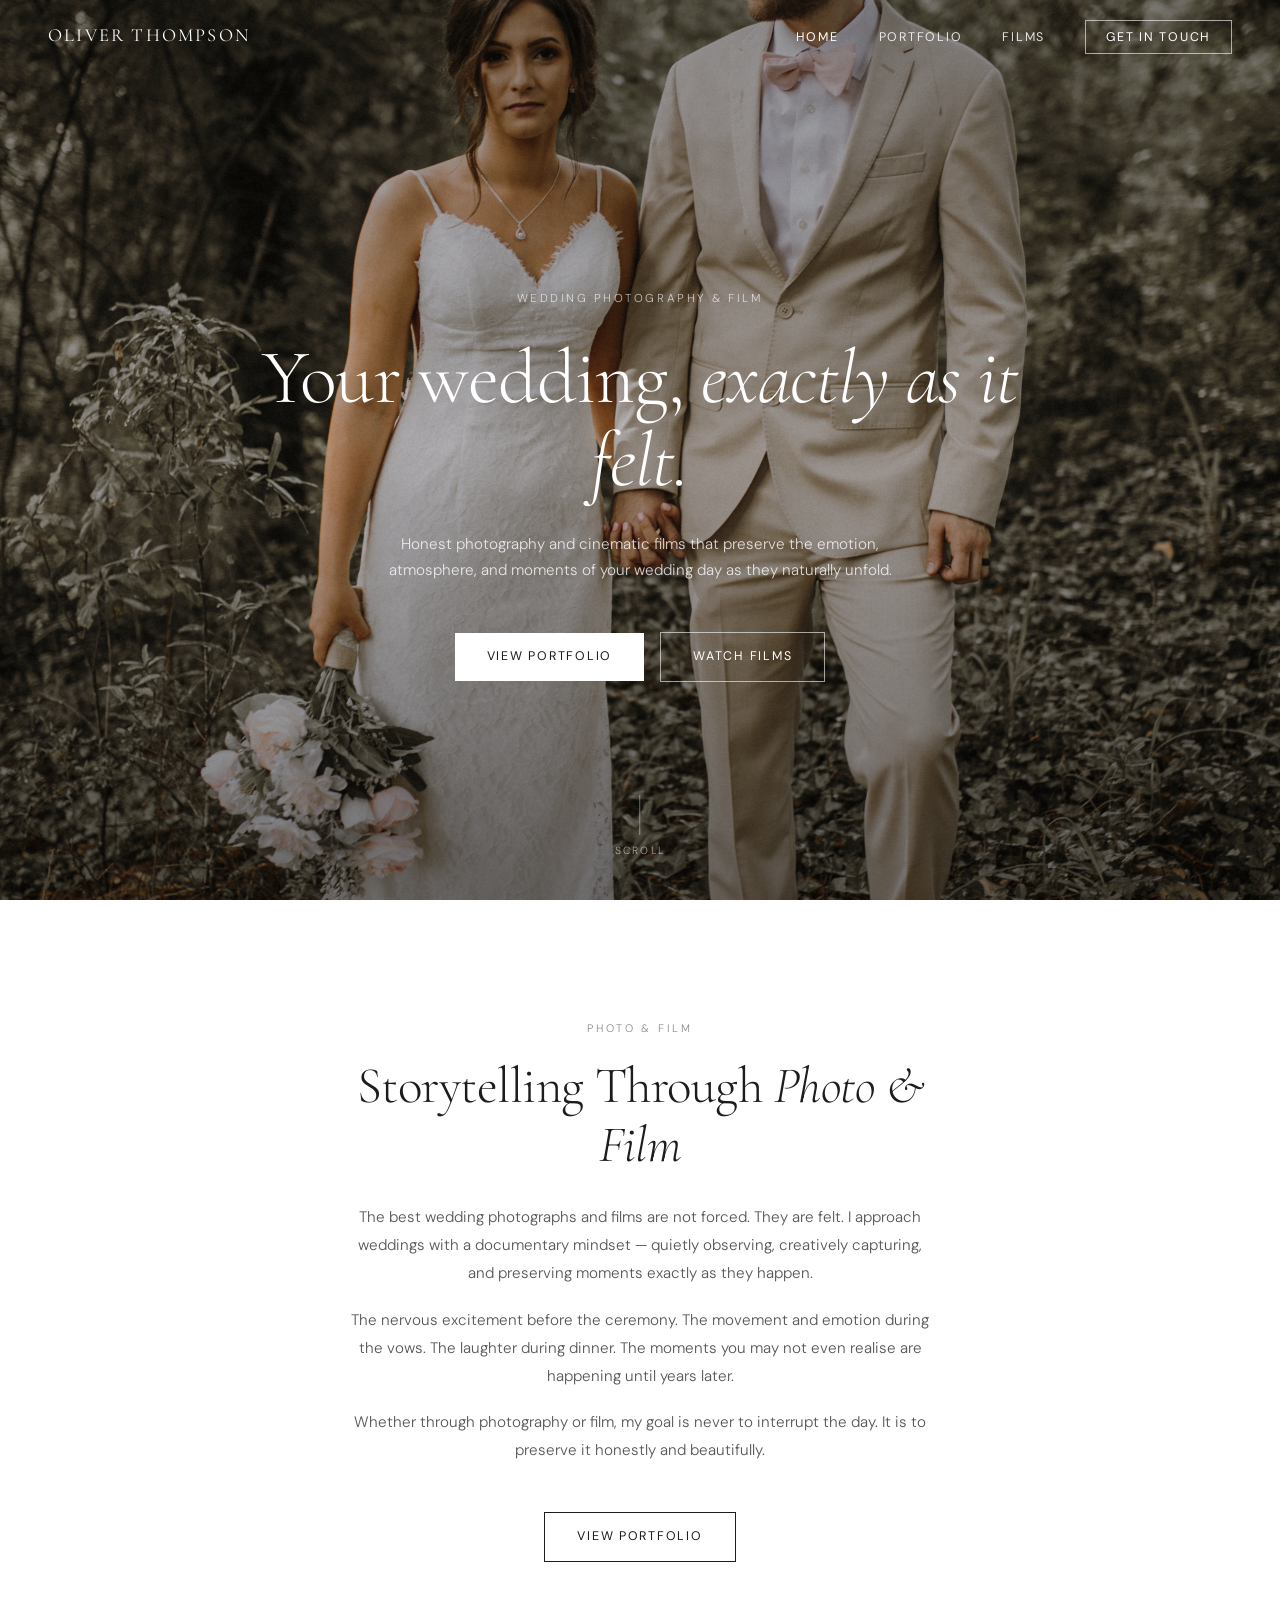
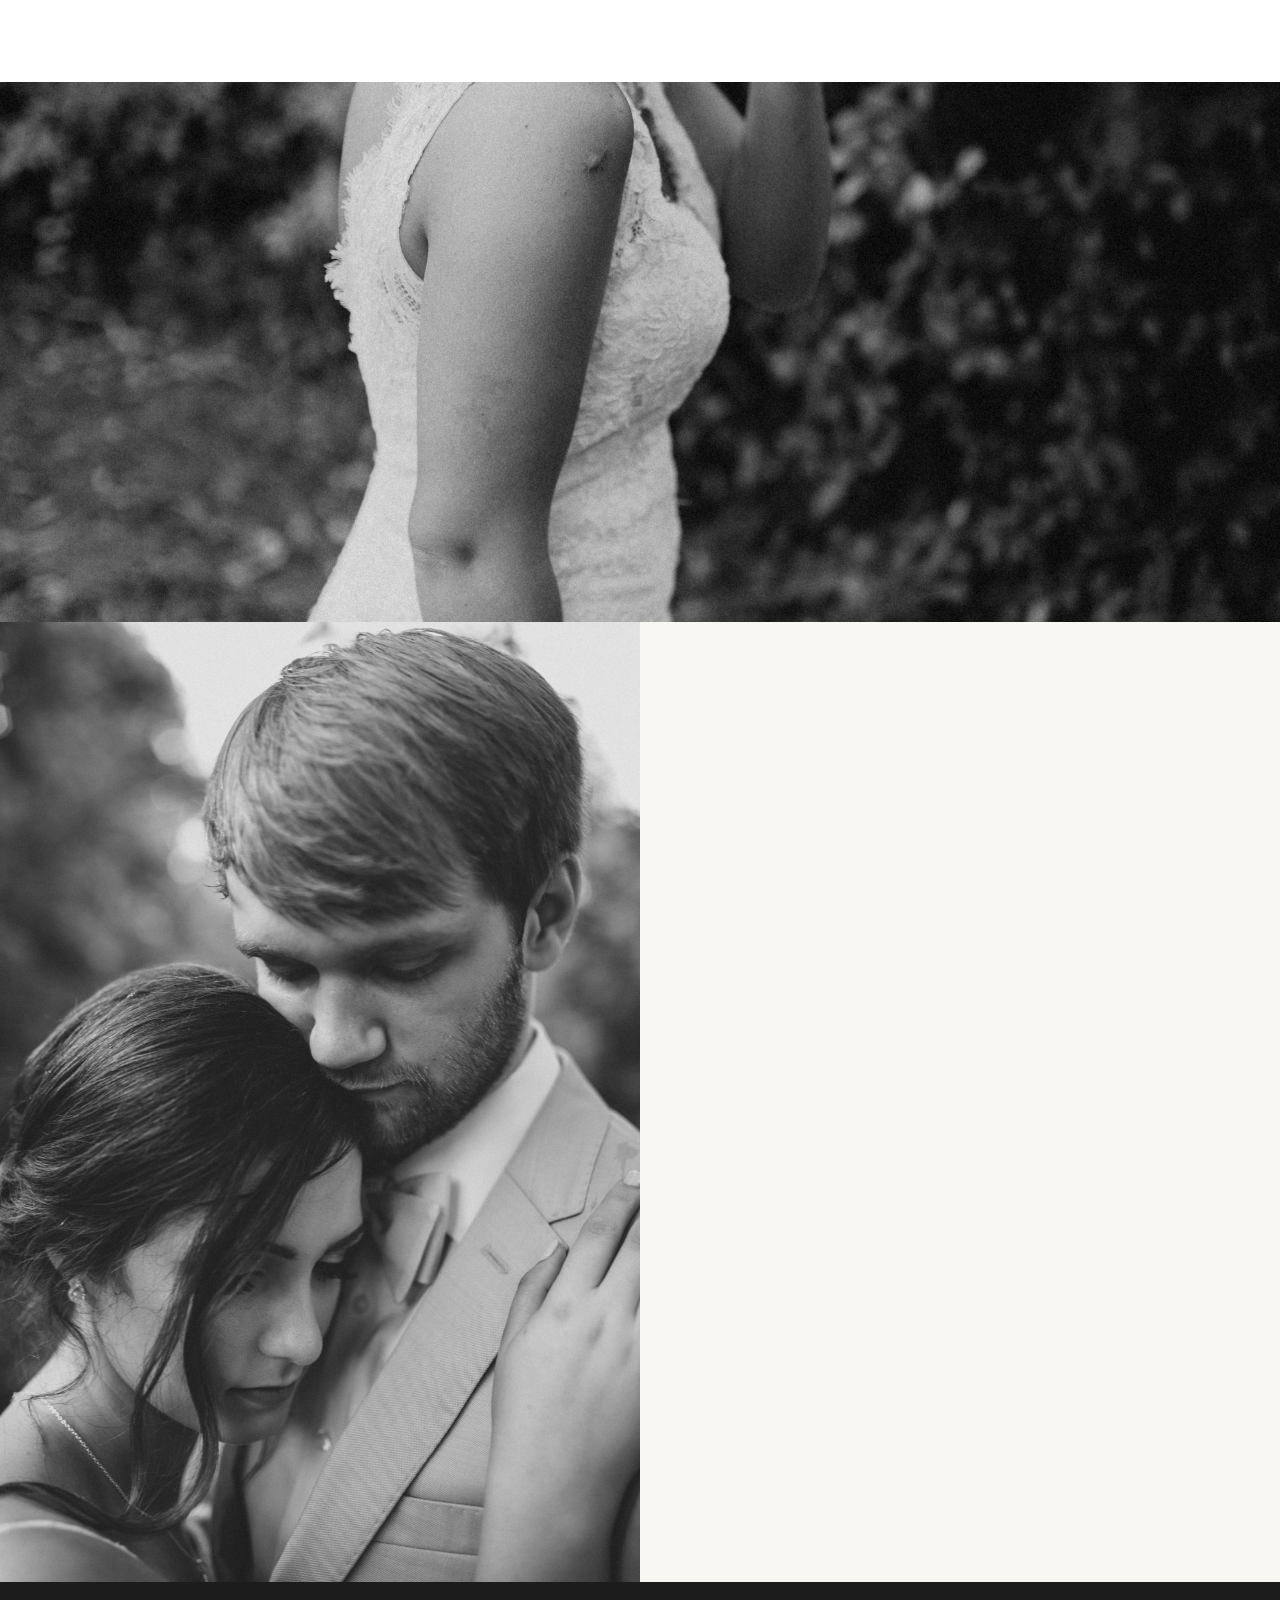
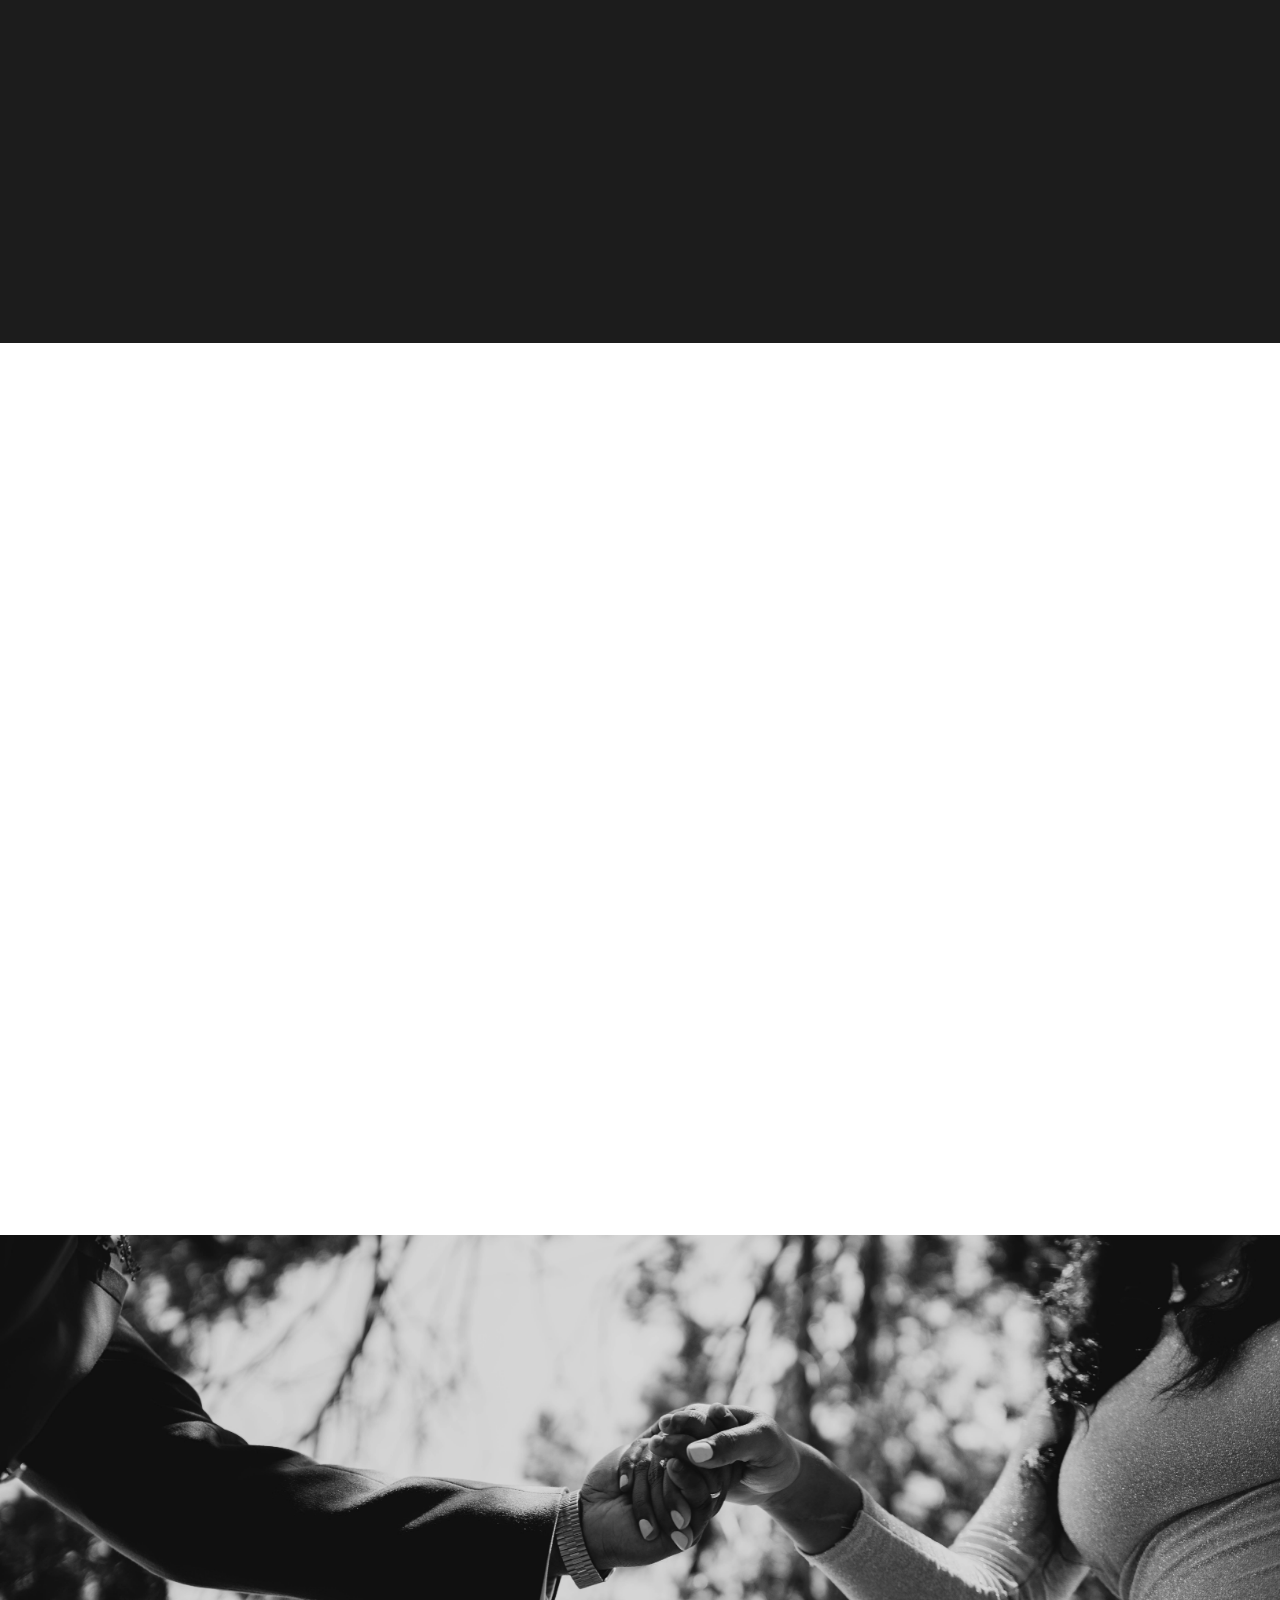
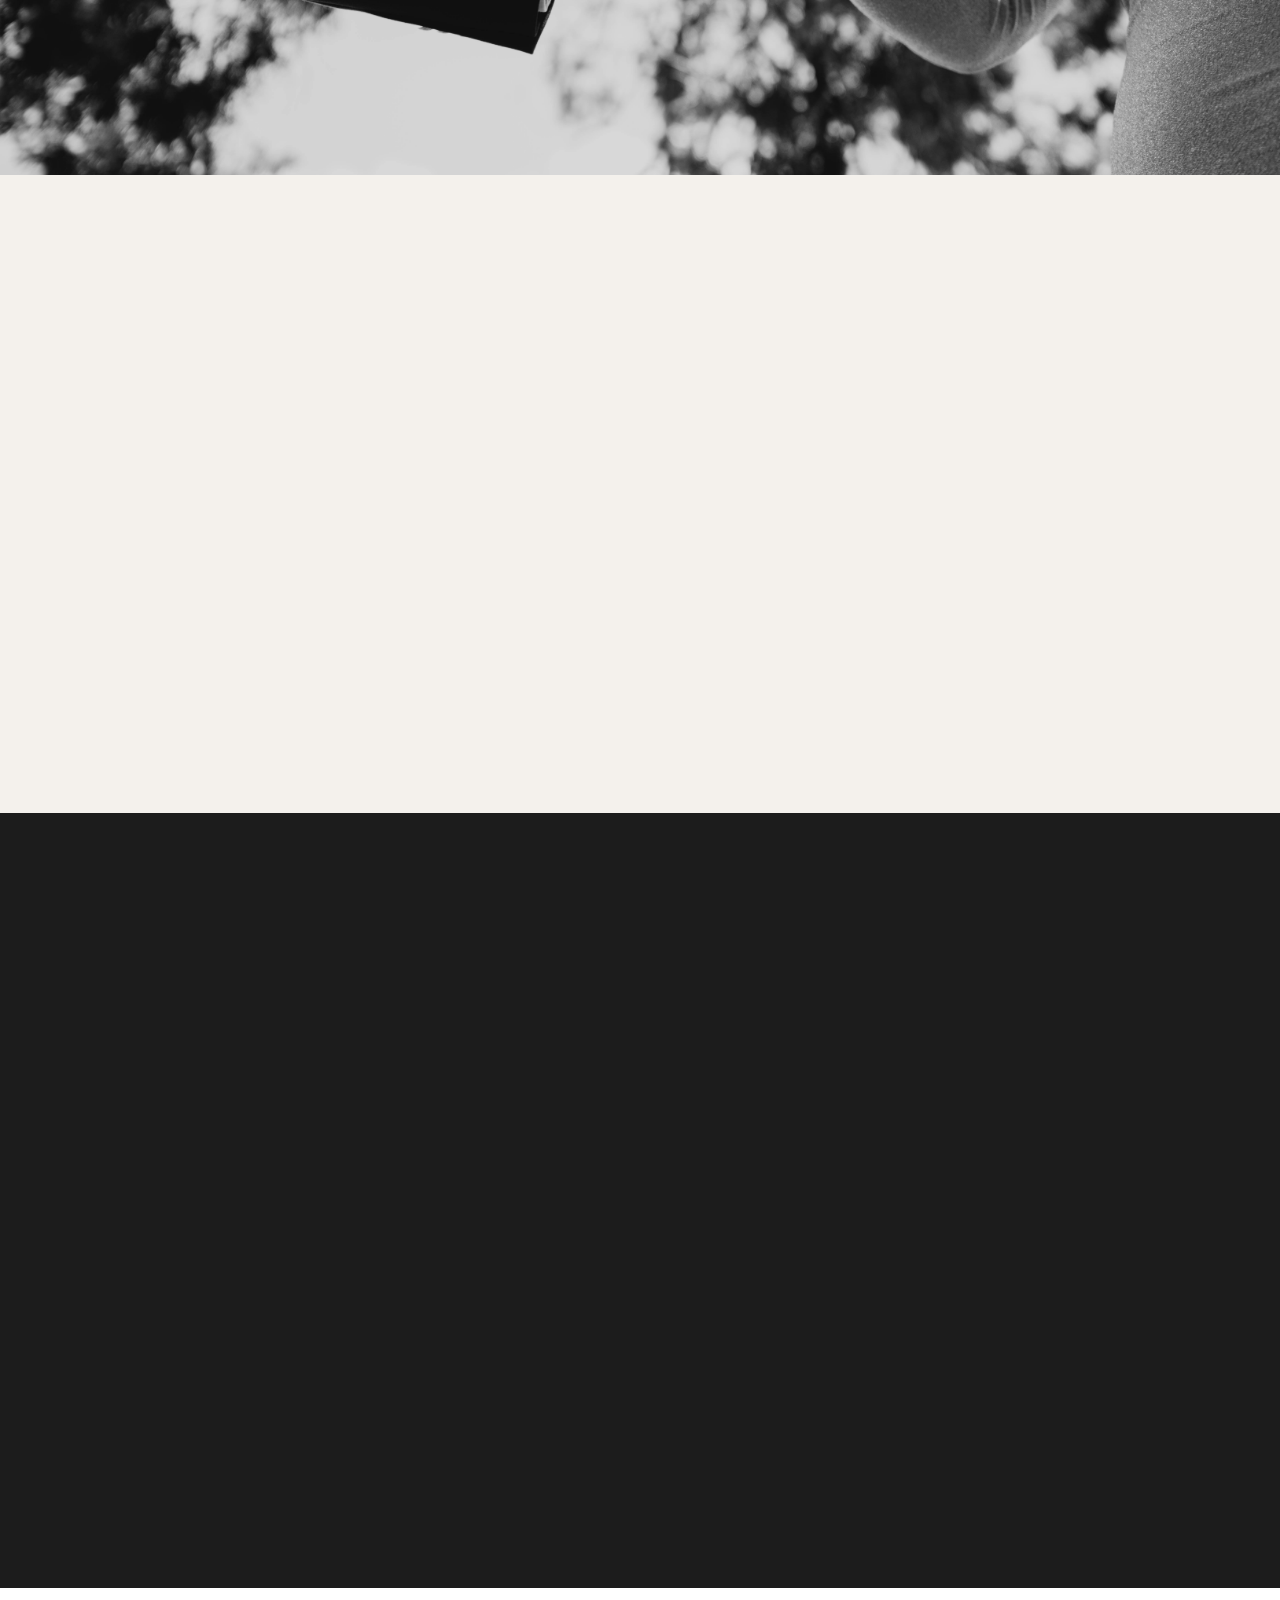
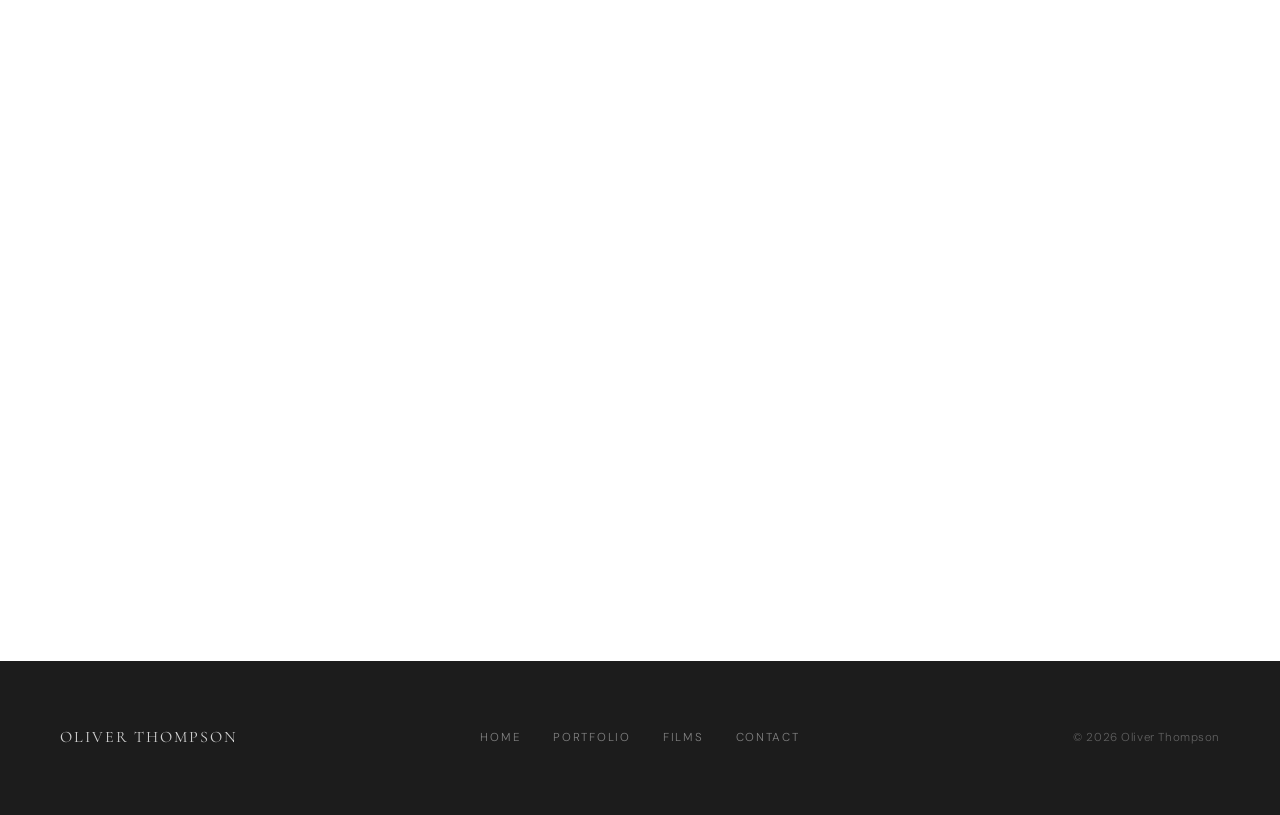
<file: index.html>
<!DOCTYPE html>
<html lang="en">
<head>
    <meta charset="UTF-8">
    <meta name="viewport" content="width=device-width, initial-scale=1.0">
    <title>Oliver Thompson — Wedding Photography &amp; Film</title>
    <meta name="description" content="Honest wedding photography and cinematic films that preserve the emotion, atmosphere, and moments of your wedding day as they naturally unfold.">
    <link rel="stylesheet" href="styles.css">
</head>
<body>

<!-- NAV -->
<nav class="nav" id="nav">
    <div class="nav-inner">
        <a href="index.html" class="nav-logo">Oliver Thompson</a>
        <ul class="nav-links" id="navLinks">
            <li><a href="index.html" class="active">Home</a></li>
            <li><a href="portfolio.html">Portfolio</a></li>
            <li><a href="films.html">Films</a></li>
            <li><a href="contact.html" class="nav-cta">Get In Touch</a></li>
        </ul>
        <div class="nav-toggle" id="navToggle" aria-label="Menu">
            <span></span><span></span><span></span>
        </div>
    </div>
</nav>

<!-- HERO -->
<section class="hero" id="hero">
    <div class="hero-bg" style="background-image: url('images/weddings/wedding-01.jpg');"></div>
    <div class="hero-overlay"></div>
    <div class="hero-content">
        <p class="hero-label">Wedding Photography &amp; Film</p>
        <h1 class="hero-title">Your wedding, <em>exactly as it felt.</em></h1>
        <p class="hero-subtitle">Honest photography and cinematic films that preserve the emotion, atmosphere, and moments of your wedding day as they naturally unfold.</p>
        <div class="hero-actions">
            <a href="portfolio.html" class="btn btn-light">View Portfolio</a>
            <a href="films.html" class="btn btn-ghost">Watch Films</a>
        </div>
    </div>
    <div class="hero-scroll">
        <div class="scroll-line"></div>
        <span>Scroll</span>
    </div>
</section>

<!-- INTRO -->
<section class="section-intro">
    <div class="container-narrow">
        <p class="section-label fade-in">Photo &amp; Film</p>
        <h2 class="section-heading fade-in fade-in-delay-1">Storytelling Through <em>Photo &amp; Film</em></h2>
        <div class="section-body fade-in fade-in-delay-2">
            <p>The best wedding photographs and films are not forced. They are felt. I approach weddings with a documentary mindset — quietly observing, creatively capturing, and preserving moments exactly as they happen.</p>
            <p>The nervous excitement before the ceremony. The movement and emotion during the vows. The laughter during dinner. The moments you may not even realise are happening until years later.</p>
            <p>Whether through photography or film, my goal is never to interrupt the day. It is to preserve it honestly and beautifully.</p>
        </div>
        <a href="portfolio.html" class="btn btn-outline fade-in fade-in-delay-3">View Portfolio</a>
    </div>
</section>

<!-- FULL WIDTH IMAGE -->
<div class="section-fullwidth fade-in">
    <img src="images/weddings/wedding-05.jpg" alt="Wedding moment">
</div>

<!-- PROCESS / MY APPROACH -->
<section class="section-split">
    <div class="split-image">
        <img src="images/weddings/wedding-03.jpg" alt="Wedding photography">
    </div>
    <div class="split-text">
        <div class="split-text-inner">
            <p class="section-label fade-in">My Approach</p>
            <h2 class="section-heading fade-in fade-in-delay-1">Less posing. <em>More presence.</em></h2>
            <div class="section-body fade-in fade-in-delay-2">
                <p>I am not there to turn your wedding into a production. I am there to tell the story of your day as naturally as possible. That means less posing, less pressure, and more room for genuine moments to happen.</p>
                <p>I focus on emotion, movement, light, sound, and connection — documenting the atmosphere of the day in a way that feels effortless and true to you.</p>
                <p>When direction is needed, I keep it simple and natural. Nothing stiff or overly staged. Just enough guidance to help you feel comfortable, connected, and fully present with each other.</p>
                <p>The result is a collection of photographs and films that feel timeless, emotional, and real.</p>
            </div>
        </div>
    </div>
</section>

<!-- QUOTE -->
<section class="section-quote">
    <div class="container">
        <blockquote class="fade-in">"Some of the most meaningful moments happen quietly. A glance across the room. A parent fixing a tie. The calm before everything begins."</blockquote>
    </div>
</section>

<!-- CREATIVE PHILOSOPHY -->
<section class="section-philosophy">
    <div class="container">
        <div class="philosophy-inner">
            <div class="philosophy-images fade-in">
                <img class="tall" src="images/weddings/wedding-07.jpg" alt="Wedding detail">
                <img src="images/weddings/wedding-09.jpg" alt="Wedding couple">
                <img src="images/weddings/wedding-21.jpg" alt="Wedding emotion">
            </div>
            <div class="philosophy-text fade-in fade-in-delay-2">
                <p class="section-label">Creative Philosophy</p>
                <h2 class="section-heading">Capturing The Moments <em>You'll Want To Relive</em></h2>
                <div class="section-body">
                    <p>Some of the most meaningful moments happen quietly. A glance across the room. A parent fixing a tie. Friends laughing during speeches. The sound of your vows.</p>
                    <p>These are the moments that become memories. I look beyond just how the wedding looked — focusing on how it felt to be there.</p>
                    <p>Through both photography and videography, I aim to preserve the emotion, energy, and atmosphere that made your day uniquely yours.</p>
                </div>
                <a href="portfolio.html" class="btn btn-outline" style="margin-top: 36px; display: inline-block;">See The Work</a>
            </div>
        </div>
    </div>
</section>

<!-- FULL WIDTH IMAGE 2 -->
<div class="section-fullwidth">
    <img src="images/weddings/wedding-13.jpg" alt="Wedding ceremony">
</div>

<!-- EXPERIENCE -->
<section class="section-experience">
    <div class="container-narrow">
        <p class="section-label fade-in">Experience</p>
        <h2 class="section-heading fade-in fade-in-delay-1">A Calm Presence <em>On Your Wedding Day</em></h2>
        <div class="section-body fade-in fade-in-delay-2">
            <p>Weddings move quickly, and the people documenting your day should make the experience feel effortless — not stressful. I work calmly and intentionally throughout the day, blending into the environment while capturing everything with creativity and care.</p>
            <p>Whether photographing moments as they unfold or filming the atmosphere and emotion of the day, my focus is always on helping you stay present. You should be experiencing your wedding — not performing for the camera.</p>
        </div>
    </div>
</section>

<!-- FILMS SECTION -->
<section class="section-films">
    <div class="container">
        <div class="films-inner">
            <div class="films-text fade-in">
                <p class="section-label">Wedding Films</p>
                <h2 class="section-heading">Films With <em>Emotion &amp; Intention</em></h2>
                <div class="section-body">
                    <p>Wedding films should feel personal, immersive, and honest. I create cinematic films that focus on real emotion and natural moments rather than overly staged scenes.</p>
                    <p>Through movement, audio, atmosphere, and storytelling, your film becomes more than a highlight reel — it becomes a way to relive the feeling of the day.</p>
                    <p>Every wedding is different, and every story deserves to be told in a way that feels authentic to the people living it.</p>
                </div>
                <a href="films.html" class="btn btn-ghost" style="margin-top: 40px; display: inline-block;">Watch The Films</a>
            </div>
            <div class="films-preview fade-in fade-in-delay-2">
                <img src="images/weddings/wedding-15.jpg" alt="Wedding film still">
                <div class="films-play">
                    <a href="films.html" class="play-btn">
                        <svg width="18" height="20" viewBox="0 0 18 20" fill="none">
                            <path d="M1 1l16 9L1 19V1z" fill="white"/>
                        </svg>
                    </a>
                </div>
            </div>
        </div>
    </div>
</section>

<!-- CLOSING -->
<section class="section-closing">
    <div class="container-narrow">
        <p class="section-label fade-in">The Work</p>
        <h2 class="section-heading fade-in fade-in-delay-1">Photos &amp; Films You'll <em>Return To For Years</em></h2>
        <div class="section-body fade-in fade-in-delay-2">
            <p>Long after the day is over, your photographs and films become part of your family history. My goal is to create work that brings you back to those moments every time you revisit them — honest, emotional, and timeless imagery that feels just as meaningful years from now as it does today.</p>
        </div>
        <div class="closing-actions fade-in fade-in-delay-3">
            <a href="portfolio.html" class="btn btn-dark">View The Portfolio</a>
            <a href="contact.html" class="btn btn-outline">Get In Touch</a>
        </div>
    </div>
</section>

<!-- FOOTER -->
<footer class="footer">
    <div class="footer-inner">
        <span class="footer-logo">Oliver Thompson</span>
        <nav class="footer-links">
            <a href="index.html">Home</a>
            <a href="portfolio.html">Portfolio</a>
            <a href="films.html">Films</a>
            <a href="contact.html">Contact</a>
        </nav>
        <span class="footer-copy">&copy; 2026 Oliver Thompson</span>
    </div>
</footer>

<script>
    // Scroll nav
    const nav = document.getElementById('nav');
    window.addEventListener('scroll', () => {
        nav.classList.toggle('scrolled', window.scrollY > 60);
    });

    // Hero zoom on load
    document.getElementById('hero').classList.add('loaded');

    // Mobile menu
    const toggle = document.getElementById('navToggle');
    const links = document.getElementById('navLinks');
    toggle.addEventListener('click', () => links.classList.toggle('open'));
    links.querySelectorAll('a').forEach(a => a.addEventListener('click', () => links.classList.remove('open')));

    // Fade-in on scroll
    const observer = new IntersectionObserver((entries) => {
        entries.forEach(e => { if (e.isIntersecting) { e.target.classList.add('visible'); } });
    }, { threshold: 0.12 });
    document.querySelectorAll('.fade-in').forEach(el => observer.observe(el));
</script>
</body>
</html>
</file>
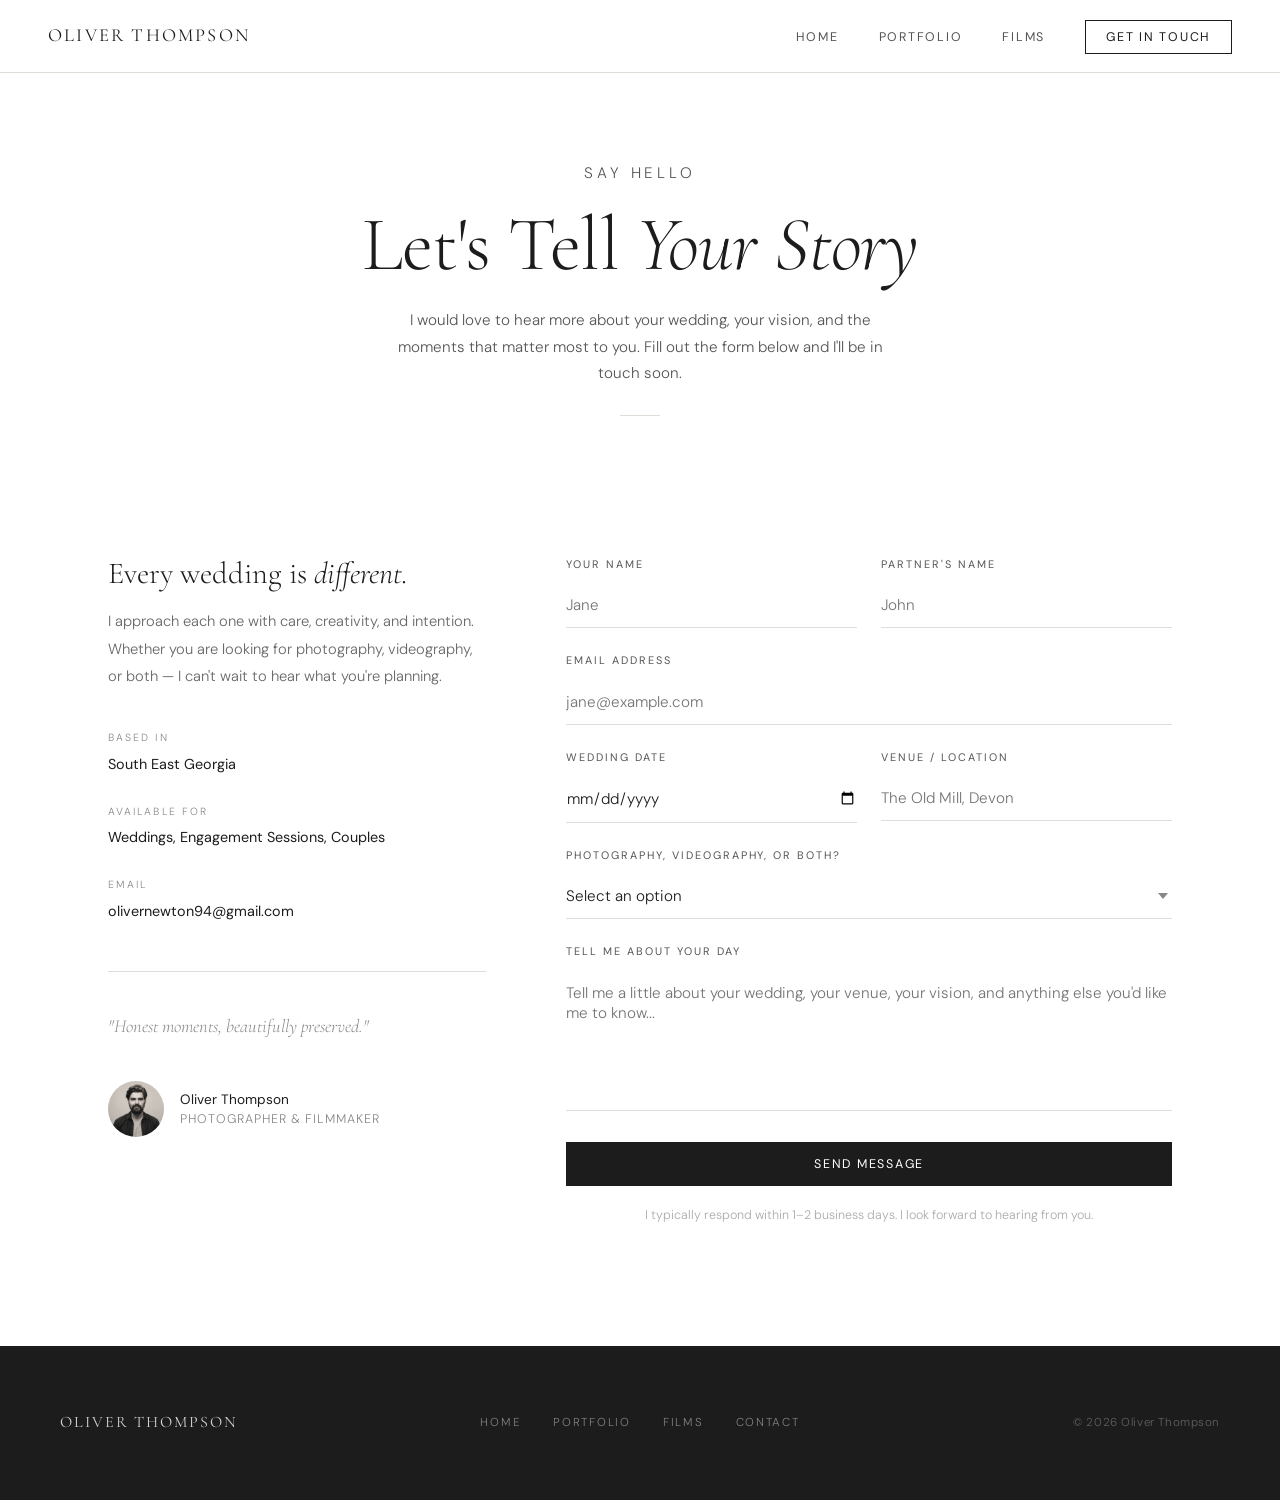
<file: contact.html>
<!DOCTYPE html>
<html lang="en">
<head>
    <meta charset="UTF-8">
    <meta name="viewport" content="width=device-width, initial-scale=1.0">
    <title>Contact — Oliver Thompson</title>
    <meta name="description" content="Get in touch to talk about your wedding day, your vision, and the moments that matter most to you.">
    <link rel="stylesheet" href="styles.css">
</head>
<body>

<!-- NAV -->
<nav class="nav scrolled" id="nav">
    <div class="nav-inner">
        <a href="index.html" class="nav-logo">Oliver Thompson</a>
        <ul class="nav-links" id="navLinks">
            <li><a href="index.html">Home</a></li>
            <li><a href="portfolio.html">Portfolio</a></li>
            <li><a href="films.html">Films</a></li>
            <li><a href="contact.html" class="active nav-cta">Get In Touch</a></li>
        </ul>
        <div class="nav-toggle" id="navToggle" aria-label="Menu">
            <span></span><span></span><span></span>
        </div>
    </div>
</nav>

<!-- PAGE HEADER -->
<header class="page-header">
    <p class="section-label fade-in">Say Hello</p>
    <h1 class="fade-in fade-in-delay-1">Let's Tell <em style="font-family: 'Cormorant Garamond', serif; font-style: italic;">Your Story</em></h1>
    <p class="fade-in fade-in-delay-2">I would love to hear more about your wedding, your vision, and the moments that matter most to you. Fill out the form below and I'll be in touch soon.</p>
    <div class="page-header-line fade-in fade-in-delay-3"></div>
</header>

<!-- CONTACT SECTION -->
<section class="contact-section">
    <div class="contact-grid">

        <!-- Left: info -->
        <div class="fade-in">
            <h2 style="font-family: 'Cormorant Garamond', serif; font-size: 1.9rem; font-weight: 300; color: #1c1c1c; margin-bottom: 16px; line-height: 1.2;">Every wedding is <em>different.</em></h2>
            <p class="contact-info" style="font-size: 0.92rem; color: #666; line-height: 1.85; font-weight: 300; margin-bottom: 40px;">I approach each one with care, creativity, and intention. Whether you are looking for photography, videography, or both — I can't wait to hear what you're planning.</p>

            <div class="contact-detail">
                <p class="contact-detail-label">Based In</p>
                <p class="contact-detail-value">South East Georgia</p>
            </div>

            <div class="contact-detail">
                <p class="contact-detail-label">Available For</p>
                <p class="contact-detail-value">Weddings, Engagement Sessions, Couples</p>
            </div>

            <div class="contact-detail">
                <p class="contact-detail-label">Email</p>
                <p class="contact-detail-value">olivernewton94@gmail.com</p>
            </div>

            

            <div style="margin-top: 48px; padding-top: 40px; border-top: 1px solid #e0ddd8;">
                <p style="font-family: 'Cormorant Garamond', serif; font-size: 1.15rem; font-weight: 300; font-style: italic; color: #888; line-height: 1.6;">"Honest moments, beautifully preserved."</p>
            </div>

            <!-- Headshot -->
            <div style="margin-top: 40px; display: flex; align-items: center; gap: 16px;">
                <img src="images/image-01.png" alt="Oliver Thompson" style="width: 56px; height: 56px; border-radius: 50%; object-fit: cover; filter: grayscale(20%);">
                <div>
                    <p style="font-size: 0.85rem; font-weight: 400; color: #1c1c1c;">Oliver Thompson</p>
                    <p style="font-size: 0.78rem; color: #888; letter-spacing: 0.08em; text-transform: uppercase;">Photographer &amp; Filmmaker</p>
                </div>
            </div>
        </div>

        <!-- Right: form -->
        <div class="fade-in fade-in-delay-2">
            <form class="contact-form" id="contactForm" novalidate>

                <div class="form-row">
                    <div class="form-group">
                        <label for="name">Your Name</label>
                        <input type="text" id="name" name="name" placeholder="Jane" required>
                    </div>
                    <div class="form-group">
                        <label for="partner">Partner's Name</label>
                        <input type="text" id="partner" name="partner" placeholder="John">
                    </div>
                </div>

                <div class="form-group">
                    <label for="email">Email Address</label>
                    <input type="email" id="email" name="email" placeholder="jane@example.com" required>
                </div>

                <div class="form-row">
                    <div class="form-group">
                        <label for="date">Wedding Date</label>
                        <input type="date" id="date" name="date">
                    </div>
                    <div class="form-group">
                        <label for="venue">Venue / Location</label>
                        <input type="text" id="venue" name="venue" placeholder="The Old Mill, Devon">
                    </div>
                </div>

                <div class="form-group">
                    <label for="service">Photography, Videography, or Both?</label>
                    <select id="service" name="service">
                        <option value="" disabled selected>Select an option</option>
                        <option value="photography">Photography only</option>
                        <option value="videography">Videography only</option>
                        <option value="unsure">Not sure yet</option>
                    </select>
                </div>

                <div class="form-group">
                    <label for="message">Tell Me About Your Day</label>
                    <textarea id="message" name="message" placeholder="Tell me a little about your wedding, your venue, your vision, and anything else you'd like me to know..." style="min-height: 140px;"></textarea>
                </div>

                <div class="form-submit">
                    <button type="submit" class="btn btn-dark" style="width: 100%; text-align: center;">Send Message</button>
                </div>

                <div id="formMessage" style="display:none; margin-top: 16px; padding: 14px 18px; font-size: 0.85rem; text-align: center;"></div>

            </form>

            <p style="margin-top: 20px; font-size: 0.78rem; color: #aaa; text-align: center; line-height: 1.6;">I typically respond within 1–2 business days. I look forward to hearing from you.</p>
        </div>

    </div>
</section>

<!-- FOOTER -->
<footer class="footer">
    <div class="footer-inner">
        <span class="footer-logo">Oliver Thompson</span>
        <nav class="footer-links">
            <a href="index.html">Home</a>
            <a href="portfolio.html">Portfolio</a>
            <a href="films.html">Films</a>
            <a href="contact.html">Contact</a>
        </nav>
        <span class="footer-copy">&copy; 2026 Oliver Thompson</span>
    </div>
</footer>

<script>
    document.getElementById('nav').classList.add('scrolled');

    const toggle = document.getElementById('navToggle');
    const links = document.getElementById('navLinks');
    toggle.addEventListener('click', () => links.classList.toggle('open'));
    links.querySelectorAll('a').forEach(a => a.addEventListener('click', () => links.classList.remove('open')));

    const observer = new IntersectionObserver((entries) => {
        entries.forEach(e => { if (e.isIntersecting) e.target.classList.add('visible'); });
    }, { threshold: 0.1 });
    document.querySelectorAll('.fade-in').forEach(el => observer.observe(el));

    // Form submission
    document.getElementById('contactForm').addEventListener('submit', function(e) {
        e.preventDefault();
        const msg = document.getElementById('formMessage');
        const name = document.getElementById('name').value.trim();
        const email = document.getElementById('email').value.trim();

        if (!name || !email) {
            msg.style.display = 'block';
            msg.style.background = '#fff0f0';
            msg.style.color = '#c0392b';
            msg.style.border = '1px solid #fcc';
            msg.textContent = 'Please fill in your name and email address.';
            return;
        }

        msg.style.display = 'block';
        msg.style.background = '#f0f7f0';
        msg.style.color = '#2d6a2d';
        msg.style.border = '1px solid #c3e6c3';
        msg.textContent = 'Thank you — your message has been sent. I\'ll be in touch soon.';
        this.reset();
    });
</script>
</body>
</html>
</file>
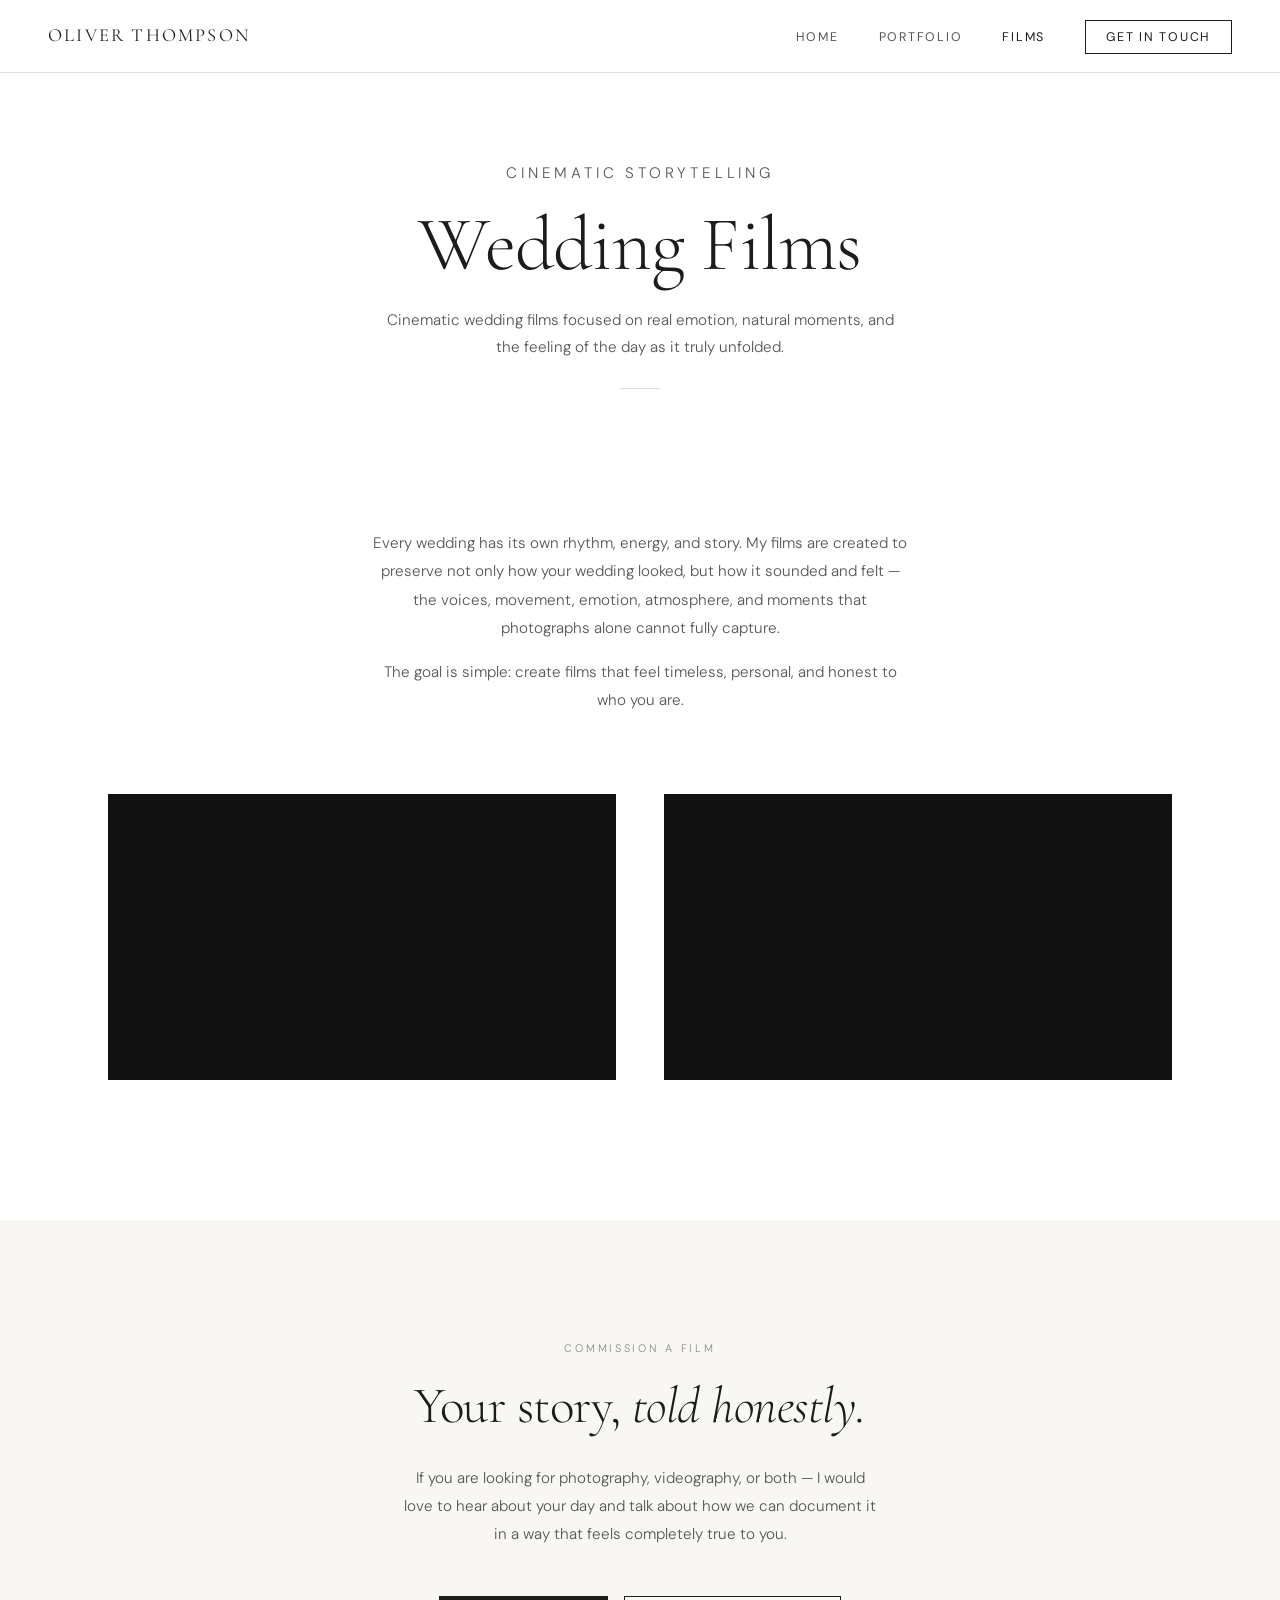
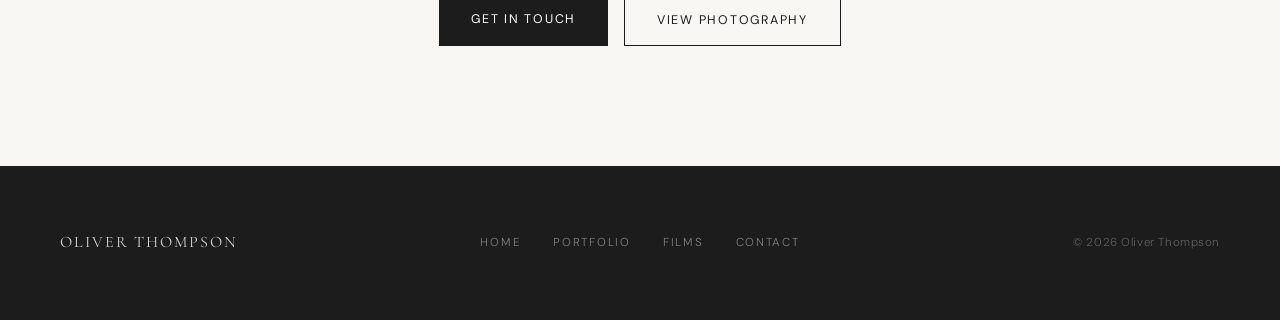
<file: films.html>
<!DOCTYPE html>
<html lang="en">
<head>
    <meta charset="UTF-8">
    <meta name="viewport" content="width=device-width, initial-scale=1.0">
    <title>Wedding Films — Oliver Thompson</title>
    <meta name="description" content="Cinematic wedding films focused on real emotion, natural moments, and the feeling of the day as it truly unfolded.">
    <link rel="stylesheet" href="styles.css">
</head>
<body>

<!-- NAV -->
<nav class="nav scrolled" id="nav">
    <div class="nav-inner">
        <a href="index.html" class="nav-logo">Oliver Thompson</a>
        <ul class="nav-links" id="navLinks">
            <li><a href="index.html">Home</a></li>
            <li><a href="portfolio.html">Portfolio</a></li>
            <li><a href="films.html" class="active">Films</a></li>
            <li><a href="contact.html" class="nav-cta">Get In Touch</a></li>
        </ul>
        <div class="nav-toggle" id="navToggle" aria-label="Menu">
            <span></span><span></span><span></span>
        </div>
    </div>
</nav>

<!-- PAGE HEADER -->
<header class="page-header">
    <p class="section-label fade-in">Cinematic Storytelling</p>
    <h1 class="fade-in fade-in-delay-1">Wedding Films</h1>
    <p class="fade-in fade-in-delay-2">Cinematic wedding films focused on real emotion, natural moments, and the feeling of the day as it truly unfolded.</p>
    <div class="page-header-line fade-in fade-in-delay-3"></div>
</header>

<!-- FILMS INTRO -->
<section class="films-page-section">
    <div class="films-intro fade-in">
        <p>Every wedding has its own rhythm, energy, and story. My films are created to preserve not only how your wedding looked, but how it sounded and felt — the voices, movement, emotion, atmosphere, and moments that photographs alone cannot fully capture.</p>
        <p style="margin-top: 16px;">The goal is simple: create films that feel timeless, personal, and honest to who you are.</p>
    </div>

    <div class="films-grid">
        <!-- Film 1 -->
        <div class="film-card fade-in">
            <div class="video-wrap">
                <iframe src="https://www.youtube.com/embed/2rWEqxAaGp8?rel=0&modestbranding=1&start=3" title="Wedding Film 1" allow="accelerometer; autoplay; clipboard-write; encrypted-media; gyroscope; picture-in-picture" allowfullscreen loading="lazy"></iframe>
            </div>
        </div>

        <!-- Film 2 -->
        <div class="film-card fade-in fade-in-delay-1">
            <div class="video-wrap">
                <iframe src="https://www.youtube.com/embed/PJJxkVrOjiA?rel=0&modestbranding=1" title="Wedding Film 2" allow="accelerometer; autoplay; clipboard-write; encrypted-media; gyroscope; picture-in-picture" allowfullscreen loading="lazy"></iframe>
            </div>
        </div>
    </div>
</section>

<!-- FILMS CTA -->
<section class="films-cta-section">
    <div class="container-narrow">
        <p class="section-label fade-in">Commission A Film</p>
        <h2 class="section-heading fade-in fade-in-delay-1">Your story, <em>told honestly.</em></h2>
        <div class="section-body fade-in fade-in-delay-2">
            <p>If you are looking for photography, videography, or both — I would love to hear about your day and talk about how we can document it in a way that feels completely true to you.</p>
        </div>
        <div class="closing-actions fade-in fade-in-delay-3">
            <a href="contact.html" class="btn btn-dark">Get In Touch</a>
            <a href="portfolio.html" class="btn btn-outline">View Photography</a>
        </div>
    </div>
</section>

<!-- FOOTER -->
<footer class="footer">
    <div class="footer-inner">
        <span class="footer-logo">Oliver Thompson</span>
        <nav class="footer-links">
            <a href="index.html">Home</a>
            <a href="portfolio.html">Portfolio</a>
            <a href="films.html">Films</a>
            <a href="contact.html">Contact</a>
        </nav>
        <span class="footer-copy">&copy; 2026 Oliver Thompson</span>
    </div>
</footer>

<script>
    document.getElementById('nav').classList.add('scrolled');

    const toggle = document.getElementById('navToggle');
    const links = document.getElementById('navLinks');
    toggle.addEventListener('click', () => links.classList.toggle('open'));
    links.querySelectorAll('a').forEach(a => a.addEventListener('click', () => links.classList.remove('open')));

    const observer = new IntersectionObserver((entries) => {
        entries.forEach(e => { if (e.isIntersecting) e.target.classList.add('visible'); });
    }, { threshold: 0.1 });
    document.querySelectorAll('.fade-in').forEach(el => observer.observe(el));
</script>
</body>
</html>
</file>
<file: styles.css>
/* =============================================
   FONTS & VARIABLES
   ============================================= */
@import url('https://fonts.googleapis.com/css2?family=Cormorant+Garamond:ital,wght@0,300;0,400;0,500;0,600;1,300;1,400;1,500&family=DM+Sans:wght@300;400;500&display=swap');

:root {
    --black: #111111;
    --dark: #1c1c1c;
    --mid: #555555;
    --light-mid: #888888;
    --border: #e0ddd8;
    --off-white: #f9f7f4;
    --white: #ffffff;
    --cream: #f4f1ec;
    --serif: 'Cormorant Garamond', Georgia, serif;
    --sans: 'DM Sans', system-ui, sans-serif;
    --nav-height: 72px;
}

/* =============================================
   RESET & BASE
   ============================================= */
*, *::before, *::after { margin: 0; padding: 0; box-sizing: border-box; }

html { scroll-behavior: smooth; -webkit-font-smoothing: antialiased; }

body {
    font-family: var(--sans);
    color: var(--dark);
    background: var(--white);
    font-size: 16px;
    font-weight: 300;
    line-height: 1.6;
}

img { display: block; max-width: 100%; }
a { text-decoration: none; color: inherit; }
ul { list-style: none; }

/* =============================================
   NAVIGATION
   ============================================= */
.nav {
    position: fixed;
    top: 0;
    left: 0;
    right: 0;
    z-index: 200;
    height: var(--nav-height);
    display: flex;
    align-items: center;
    padding: 0 48px;
    transition: background 0.4s, box-shadow 0.4s;
}

.nav.scrolled {
    background: rgba(255,255,255,0.97);
    box-shadow: 0 1px 0 var(--border);
}

.nav-inner {
    width: 100%;
    display: flex;
    align-items: center;
    justify-content: space-between;
}

.nav-logo {
    font-family: var(--serif);
    font-size: 1.15rem;
    font-weight: 400;
    letter-spacing: 0.12em;
    text-transform: uppercase;
    color: var(--white);
    transition: color 0.4s;
}

.nav.scrolled .nav-logo { color: var(--dark); }

.nav-links {
    display: flex;
    gap: 40px;
    align-items: center;
}

.nav-links a {
    font-family: var(--sans);
    font-size: 0.78rem;
    font-weight: 400;
    letter-spacing: 0.14em;
    text-transform: uppercase;
    color: rgba(255,255,255,0.85);
    transition: color 0.3s;
}

.nav.scrolled .nav-links a { color: var(--mid); }

.nav-links a:hover,
.nav-links a.active { color: var(--white) !important; }
.nav.scrolled .nav-links a:hover,
.nav.scrolled .nav-links a.active { color: var(--dark) !important; }

.nav-cta {
    font-size: 0.78rem;
    letter-spacing: 0.14em;
    text-transform: uppercase;
    color: var(--white) !important;
    border: 1px solid rgba(255,255,255,0.6);
    padding: 8px 20px;
    transition: background 0.3s, border-color 0.3s, color 0.3s !important;
}

.nav.scrolled .nav-cta {
    color: var(--dark) !important;
    border-color: var(--dark);
}

.nav-cta:hover { background: var(--white); color: var(--dark) !important; }
.nav.scrolled .nav-cta:hover { background: var(--dark); color: var(--white) !important; }

/* Mobile menu toggle */
.nav-toggle {
    display: none;
    flex-direction: column;
    gap: 5px;
    cursor: pointer;
    padding: 4px;
}
.nav-toggle span {
    display: block;
    width: 24px;
    height: 1px;
    background: var(--white);
    transition: background 0.3s;
}
.nav.scrolled .nav-toggle span { background: var(--dark); }

/* =============================================
   HERO
   ============================================= */
.hero {
    position: relative;
    height: 100vh;
    min-height: 600px;
    overflow: hidden;
}

.hero-bg {
    position: absolute;
    inset: 0;
    background-size: cover;
    background-position: center;
    transform: scale(1.04);
    transition: transform 8s ease;
}

.hero.loaded .hero-bg { transform: scale(1); }

.hero-overlay {
    position: absolute;
    inset: 0;
    background: linear-gradient(to bottom, rgba(0,0,0,0.35) 0%, rgba(0,0,0,0.2) 50%, rgba(0,0,0,0.45) 100%);
}

.hero-content {
    position: relative;
    z-index: 2;
    height: 100%;
    display: flex;
    flex-direction: column;
    align-items: center;
    justify-content: center;
    text-align: center;
    padding: 0 24px;
    padding-top: var(--nav-height);
}

.hero-label {
    font-family: var(--sans);
    font-size: 0.72rem;
    letter-spacing: 0.22em;
    text-transform: uppercase;
    color: rgba(255,255,255,0.7);
    margin-bottom: 28px;
}

.hero-title {
    font-family: var(--serif);
    font-size: clamp(2.8rem, 6vw, 5.5rem);
    font-weight: 300;
    line-height: 1.08;
    color: var(--white);
    max-width: 820px;
    margin-bottom: 28px;
    letter-spacing: -0.01em;
}

.hero-title em { font-style: italic; }

.hero-subtitle {
    font-family: var(--sans);
    font-size: 0.95rem;
    font-weight: 300;
    color: rgba(255,255,255,0.8);
    max-width: 520px;
    line-height: 1.75;
    margin-bottom: 48px;
}

.hero-actions {
    display: flex;
    gap: 16px;
    align-items: center;
    flex-wrap: wrap;
    justify-content: center;
}

.btn {
    display: inline-block;
    font-family: var(--sans);
    font-size: 0.78rem;
    font-weight: 400;
    letter-spacing: 0.14em;
    text-transform: uppercase;
    padding: 14px 32px;
    transition: all 0.3s;
    cursor: pointer;
    border: none;
}

.btn-light {
    background: var(--white);
    color: var(--dark);
}
.btn-light:hover { background: var(--off-white); }

.btn-ghost {
    background: transparent;
    color: var(--white);
    border: 1px solid rgba(255,255,255,0.6);
}
.btn-ghost:hover { background: rgba(255,255,255,0.12); }

.btn-dark {
    background: var(--dark);
    color: var(--white);
}
.btn-dark:hover { background: var(--black); }

.btn-outline {
    background: transparent;
    color: var(--dark);
    border: 1px solid var(--dark);
}
.btn-outline:hover { background: var(--dark); color: var(--white); }

.hero-scroll {
    position: absolute;
    bottom: 40px;
    left: 50%;
    transform: translateX(-50%);
    z-index: 2;
    display: flex;
    flex-direction: column;
    align-items: center;
    gap: 8px;
    color: rgba(255,255,255,0.6);
}

.hero-scroll span {
    font-size: 0.65rem;
    letter-spacing: 0.2em;
    text-transform: uppercase;
}

.scroll-line {
    width: 1px;
    height: 40px;
    background: rgba(255,255,255,0.4);
    animation: scrollPulse 2s ease-in-out infinite;
}

@keyframes scrollPulse {
    0%, 100% { opacity: 0.4; transform: scaleY(1); }
    50% { opacity: 1; transform: scaleY(0.6); }
}

/* =============================================
   SECTIONS - SHARED
   ============================================= */
section { position: relative; }

.container {
    max-width: 1160px;
    margin: 0 auto;
    padding: 0 48px;
}

.container-narrow {
    max-width: 720px;
    margin: 0 auto;
    padding: 0 48px;
}

.section-label {
    font-family: var(--sans);
    font-size: 0.68rem;
    letter-spacing: 0.25em;
    text-transform: uppercase;
    color: var(--light-mid);
    margin-bottom: 20px;
}

.section-heading {
    font-family: var(--serif);
    font-size: clamp(2rem, 4vw, 3.2rem);
    font-weight: 300;
    line-height: 1.15;
    letter-spacing: -0.01em;
    color: var(--dark);
    margin-bottom: 28px;
}

.section-heading em { font-style: italic; }

.section-body {
    font-size: 0.95rem;
    line-height: 1.85;
    color: var(--mid);
    font-weight: 300;
}

.section-body p + p { margin-top: 18px; }

/* =============================================
   INTRO SECTION
   ============================================= */
.section-intro {
    padding: 120px 0;
    background: var(--white);
    text-align: center;
}

.section-intro .section-heading { max-width: 640px; margin: 0 auto 28px; }
.section-intro .section-body { max-width: 580px; margin: 0 auto 48px; }

/* =============================================
   SPLIT SECTION (Process)
   ============================================= */
.section-split {
    padding: 0;
    background: var(--white);
    display: grid;
    grid-template-columns: 1fr 1fr;
    min-height: 640px;
}

.split-image {
    position: relative;
    overflow: hidden;
}

.split-image img {
    width: 100%;
    height: 100%;
    object-fit: cover;
    transition: transform 0.8s ease;
}

.split-image:hover img { transform: scale(1.03); }

.split-text {
    display: flex;
    align-items: center;
    padding: 80px 72px;
    background: var(--off-white);
}

.split-text-inner { max-width: 460px; }

/* =============================================
   QUOTE SECTION
   ============================================= */
.section-quote {
    padding: 100px 0;
    background: var(--dark);
    text-align: center;
}

.section-quote blockquote {
    font-family: var(--serif);
    font-size: clamp(1.6rem, 3vw, 2.6rem);
    font-weight: 300;
    font-style: italic;
    line-height: 1.4;
    color: rgba(255,255,255,0.9);
    max-width: 760px;
    margin: 0 auto;
}

/* =============================================
   IMAGE STRIP (Creative Philosophy)
   ============================================= */
.section-philosophy {
    padding: 120px 0;
    background: var(--white);
}

.philosophy-inner {
    display: grid;
    grid-template-columns: 1fr 1fr;
    gap: 80px;
    align-items: center;
}

.philosophy-images {
    display: grid;
    grid-template-columns: 1fr 1fr;
    gap: 12px;
}

.philosophy-images img {
    width: 100%;
    aspect-ratio: 3/4;
    object-fit: cover;
}

.philosophy-images .tall {
    grid-row: span 2;
    aspect-ratio: auto;
    height: 100%;
}

/* =============================================
   FULL-WIDTH IMAGE
   ============================================= */
.section-fullwidth {
    height: 60vh;
    min-height: 400px;
    overflow: hidden;
    position: relative;
}

.section-fullwidth img {
    width: 100%;
    height: 100%;
    object-fit: cover;
}

/* =============================================
   EXPERIENCE (text centered on cream)
   ============================================= */
.section-experience {
    padding: 120px 0;
    background: var(--cream);
    text-align: center;
}

.section-experience .section-heading { max-width: 560px; margin: 0 auto 28px; }
.section-experience .section-body { max-width: 560px; margin: 0 auto; }

/* =============================================
   FILMS SECTION (dark)
   ============================================= */
.section-films {
    padding: 120px 0;
    background: var(--dark);
}

.films-inner {
    display: grid;
    grid-template-columns: 1fr 1fr;
    gap: 80px;
    align-items: center;
}

.films-text .section-label { color: rgba(255,255,255,0.45); }
.films-text .section-heading { color: var(--white); }
.films-text .section-body { color: rgba(255,255,255,0.65); }
.films-text .section-body p + p { margin-top: 18px; }

.films-preview {
    position: relative;
    overflow: hidden;
    aspect-ratio: 16/10;
    background: #222;
}

.films-preview img {
    width: 100%;
    height: 100%;
    object-fit: cover;
    opacity: 0.6;
}

.films-play {
    position: absolute;
    inset: 0;
    display: flex;
    align-items: center;
    justify-content: center;
}

.play-btn {
    width: 64px;
    height: 64px;
    border: 1.5px solid rgba(255,255,255,0.8);
    border-radius: 50%;
    display: flex;
    align-items: center;
    justify-content: center;
    color: var(--white);
    transition: background 0.3s;
    cursor: pointer;
}

.play-btn:hover { background: rgba(255,255,255,0.15); }

.play-btn svg { margin-left: 4px; }

/* =============================================
   CLOSING CTA
   ============================================= */
.section-closing {
    padding: 140px 0;
    background: var(--white);
    text-align: center;
}

.section-closing .section-heading { max-width: 640px; margin: 0 auto 28px; }
.section-closing .section-body { max-width: 520px; margin: 0 auto 48px; }

.closing-actions {
    display: flex;
    gap: 16px;
    justify-content: center;
    flex-wrap: wrap;
}

/* =============================================
   PORTFOLIO PAGE
   ============================================= */
.page-header {
    padding: 160px 48px 80px;
    background: var(--white);
    text-align: center;
}

.page-header .section-label { margin-bottom: 16px; }

.page-header h1 {
    font-family: var(--serif);
    font-size: clamp(2.8rem, 6vw, 5rem);
    font-weight: 300;
    line-height: 1.1;
    letter-spacing: -0.01em;
    color: var(--dark);
    margin-bottom: 20px;
}

.page-header p {
    font-size: 0.95rem;
    color: var(--mid);
    font-weight: 300;
    max-width: 520px;
    margin: 0 auto;
    line-height: 1.75;
}

.page-header-line {
    width: 40px;
    height: 1px;
    background: var(--border);
    margin: 28px auto 0;
}

/* Portfolio Grid */
.portfolio-section {
    padding: 60px 0 120px;
    background: var(--white);
}

.portfolio-grid {
    padding: 0 32px;
    columns: 3;
    column-gap: 12px;
}

.portfolio-item {
    break-inside: avoid;
    margin-bottom: 12px;
    overflow: hidden;
    cursor: pointer;
    position: relative;
}

.portfolio-item img {
    width: 100%;
    display: block;
    transition: transform 0.6s ease, opacity 0.3s;
}

.portfolio-item:hover img {
    transform: scale(1.03);
    opacity: 0.88;
}

/* Lightbox */
.lightbox {
    display: none;
    position: fixed;
    inset: 0;
    z-index: 500;
    background: rgba(0,0,0,0.96);
    align-items: center;
    justify-content: center;
}

.lightbox.active { display: flex; }

.lightbox-img {
    max-width: 88vw;
    max-height: 88vh;
    object-fit: contain;
}

.lb-close {
    position: absolute;
    top: 28px;
    right: 36px;
    color: rgba(255,255,255,0.7);
    font-size: 1.8rem;
    font-weight: 200;
    cursor: pointer;
    line-height: 1;
    transition: color 0.2s;
    background: none;
    border: none;
    font-family: var(--sans);
}
.lb-close:hover { color: var(--white); }

.lb-prev, .lb-next {
    position: absolute;
    top: 50%;
    transform: translateY(-50%);
    background: none;
    border: none;
    color: rgba(255,255,255,0.6);
    font-size: 2rem;
    font-weight: 200;
    cursor: pointer;
    padding: 20px;
    transition: color 0.2s;
    font-family: var(--sans);
}
.lb-prev { left: 20px; }
.lb-next { right: 20px; }
.lb-prev:hover, .lb-next:hover { color: var(--white); }

/* =============================================
   FILMS PAGE
   ============================================= */
.films-page-section {
    padding: 60px 0 120px;
    background: var(--white);
}

.films-intro {
    max-width: 640px;
    margin: 0 auto 80px;
    text-align: center;
    padding: 0 48px;
}

.films-intro p {
    font-size: 0.95rem;
    color: var(--mid);
    font-weight: 300;
    line-height: 1.85;
}

.films-grid {
    padding: 0 48px;
    display: grid;
    grid-template-columns: 1fr 1fr;
    gap: 48px;
    max-width: 1160px;
    margin: 0 auto;
}

.film-card { }

.video-wrap {
    position: relative;
    aspect-ratio: 16/9;
    overflow: hidden;
    background: #111;
    margin-bottom: 20px;
}

.video-wrap iframe {
    position: absolute;
    inset: 0;
    width: 100%;
    height: 100%;
    border: none;
}

.film-card-label {
    font-size: 0.68rem;
    letter-spacing: 0.2em;
    text-transform: uppercase;
    color: var(--light-mid);
    margin-bottom: 6px;
}

.film-card h3 {
    font-family: var(--serif);
    font-size: 1.4rem;
    font-weight: 400;
    color: var(--dark);
    margin-bottom: 8px;
}

.film-card p {
    font-size: 0.88rem;
    color: var(--mid);
    font-weight: 300;
}

.yt-thumb {
    display: block;
    position: relative;
    aspect-ratio: 16/9;
    overflow: hidden;
    background: #111;
}

.yt-thumb img {
    width: 100%;
    height: 100%;
    object-fit: cover;
    transition: opacity 0.3s;
}

.yt-thumb:hover img { opacity: 0.75; }

.yt-play {
    position: absolute;
    inset: 0;
    display: flex;
    align-items: center;
    justify-content: center;
    transition: transform 0.2s;
}

.yt-thumb:hover .yt-play { transform: scale(1.08); }

/* Films CTA */
.films-cta-section {
    padding: 120px 0;
    background: var(--off-white);
    text-align: center;
}

.films-cta-section .section-heading { max-width: 560px; margin: 0 auto 28px; }
.films-cta-section .section-body { max-width: 480px; margin: 0 auto 48px; }

/* =============================================
   CONTACT PAGE
   ============================================= */
.contact-section {
    padding: 60px 0 120px;
    background: var(--white);
}

.contact-grid {
    max-width: 1160px;
    margin: 0 auto;
    padding: 0 48px;
    display: grid;
    grid-template-columns: 1fr 1.6fr;
    gap: 80px;
}

.contact-info h2 {
    font-family: var(--serif);
    font-size: 1.6rem;
    font-weight: 400;
    color: var(--dark);
    margin-bottom: 20px;
}

.contact-info p {
    font-size: 0.9rem;
    color: var(--mid);
    line-height: 1.85;
    font-weight: 300;
    margin-bottom: 40px;
}

.contact-detail {
    margin-bottom: 28px;
}

.contact-detail-label {
    font-size: 0.65rem;
    letter-spacing: 0.2em;
    text-transform: uppercase;
    color: var(--light-mid);
    margin-bottom: 6px;
}

.contact-detail-value {
    font-size: 0.9rem;
    color: var(--dark);
    font-weight: 400;
}

/* Form */
.contact-form { }

.form-row {
    display: grid;
    grid-template-columns: 1fr 1fr;
    gap: 24px;
}

.form-group {
    margin-bottom: 24px;
}

.form-group label {
    display: block;
    font-size: 0.68rem;
    letter-spacing: 0.18em;
    text-transform: uppercase;
    color: var(--mid);
    margin-bottom: 10px;
    font-weight: 400;
}

.form-group input,
.form-group select,
.form-group textarea {
    width: 100%;
    padding: 12px 0;
    border: none;
    border-bottom: 1px solid var(--border);
    background: transparent;
    font-family: var(--sans);
    font-size: 0.95rem;
    font-weight: 300;
    color: var(--dark);
    transition: border-color 0.3s;
    outline: none;
    -webkit-appearance: none;
}

.form-group input:focus,
.form-group select:focus,
.form-group textarea:focus {
    border-bottom-color: var(--dark);
}

.form-group textarea {
    resize: none;
    height: 100px;
}

.form-group select {
    cursor: pointer;
    background-image: url("data:image/svg+xml,%3Csvg xmlns='http://www.w3.org/2000/svg' width='10' height='6'%3E%3Cpath d='M0 0l5 6 5-6z' fill='%23888'/%3E%3C/svg%3E");
    background-repeat: no-repeat;
    background-position: right 4px center;
    padding-right: 24px;
}

.form-submit {
    margin-top: 12px;
}

/* =============================================
   FOOTER
   ============================================= */
.footer {
    background: var(--dark);
    padding: 64px 48px;
}

.footer-inner {
    max-width: 1160px;
    margin: 0 auto;
    display: grid;
    grid-template-columns: 1fr auto 1fr;
    align-items: center;
    gap: 40px;
}

.footer-logo {
    font-family: var(--serif);
    font-size: 1rem;
    font-weight: 400;
    letter-spacing: 0.12em;
    text-transform: uppercase;
    color: rgba(255,255,255,0.8);
}

.footer-links {
    display: flex;
    gap: 32px;
    justify-content: center;
}

.footer-links a {
    font-size: 0.72rem;
    letter-spacing: 0.15em;
    text-transform: uppercase;
    color: rgba(255,255,255,0.45);
    transition: color 0.3s;
}

.footer-links a:hover { color: rgba(255,255,255,0.8); }

.footer-copy {
    font-size: 0.72rem;
    color: rgba(255,255,255,0.3);
    text-align: right;
    letter-spacing: 0.05em;
}

/* =============================================
   FADE-IN ANIMATION
   ============================================= */
.fade-in {
    opacity: 0;
    transform: translateY(28px);
    transition: opacity 0.8s ease, transform 0.8s ease;
}

.fade-in.visible {
    opacity: 1;
    transform: translateY(0);
}

.fade-in-delay-1 { transition-delay: 0.1s; }
.fade-in-delay-2 { transition-delay: 0.2s; }
.fade-in-delay-3 { transition-delay: 0.3s; }
.fade-in-delay-4 { transition-delay: 0.4s; }

/* =============================================
   RESPONSIVE
   ============================================= */
@media (max-width: 1024px) {
    .container, .container-narrow { padding: 0 32px; }
    .nav { padding: 0 32px; }
    .split-text { padding: 60px 48px; }
    .philosophy-inner { gap: 48px; }
    .films-inner { gap: 48px; }
    .contact-grid { gap: 48px; }
    .footer { padding: 48px 32px; }
}

@media (max-width: 900px) {
    .section-split {
        grid-template-columns: 1fr;
    }
    .split-image { min-height: 400px; }
    .split-text { padding: 64px 40px; }
    .philosophy-inner { grid-template-columns: 1fr; }
    .films-inner { grid-template-columns: 1fr; }
    .films-grid { grid-template-columns: 1fr; }
    .portfolio-grid { columns: 2; }
    .contact-grid { grid-template-columns: 1fr; gap: 40px; }
    .footer-inner { grid-template-columns: 1fr; text-align: center; gap: 24px; }
    .footer-copy { text-align: center; }
    .footer-links { justify-content: center; }
}

@media (max-width: 768px) {
    :root { --nav-height: 64px; }
    .nav { padding: 0 24px; }
    .nav-links { display: none; }
    .nav-toggle { display: flex; }
    .nav-links.open {
        display: flex;
        flex-direction: column;
        position: fixed;
        inset: 0;
        background: var(--dark);
        align-items: center;
        justify-content: center;
        gap: 32px;
        z-index: 190;
    }
    .nav-links.open a {
        font-size: 1.2rem;
        color: rgba(255,255,255,0.85) !important;
        letter-spacing: 0.1em;
    }
    .nav-cta { display: none; }
    .container, .container-narrow { padding: 0 24px; }
    .page-header { padding: 120px 24px 60px; }
    .portfolio-grid { padding: 0 16px; columns: 2; }
    .films-grid { padding: 0 24px; }
    .contact-grid { padding: 0 24px; }
    .form-row { grid-template-columns: 1fr; gap: 0; }
    .section-intro { padding: 80px 0; }
    .section-experience { padding: 80px 0; }
    .section-closing { padding: 80px 0; }
    .section-films { padding: 80px 0; }
    .section-philosophy { padding: 80px 0; }
    .section-quote { padding: 72px 24px; }
    .films-cta-section { padding: 80px 0; }
    .contact-section { padding: 40px 0 80px; }
    .footer { padding: 40px 24px; }
}

@media (max-width: 480px) {
    .portfolio-grid { columns: 1; padding: 0 16px; }
    .hero-title { font-size: 2.4rem; }
    .hero-subtitle { font-size: 0.88rem; }
    .hero-actions { flex-direction: column; }
    .btn { width: 100%; text-align: center; max-width: 260px; }
    .section-heading { font-size: 1.9rem; }
    .closing-actions { flex-direction: column; align-items: center; }
    .nav-links.open a { font-size: 1rem; }
}
</file>
